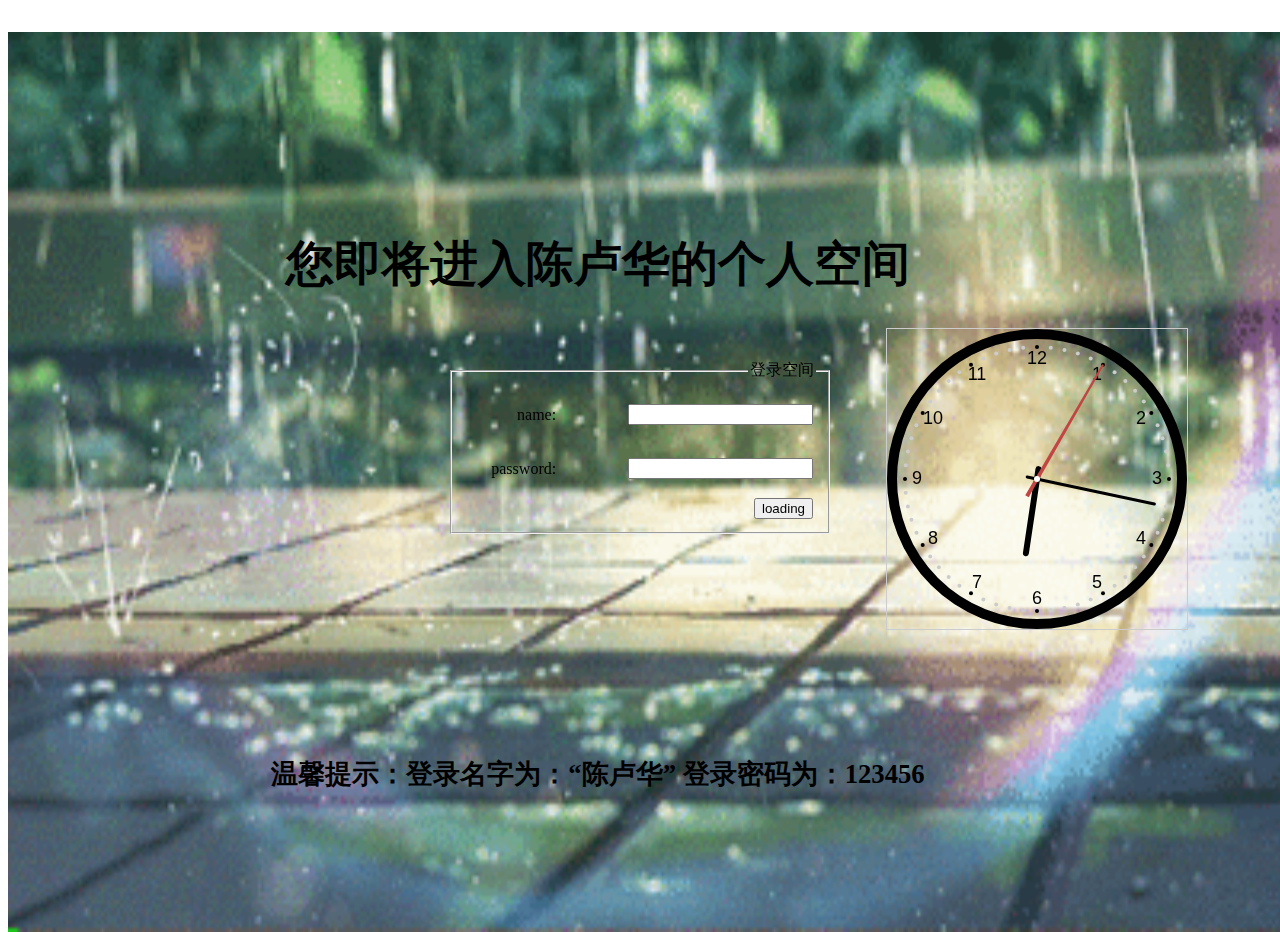
<file: index.html>
<!DOCTYPE html>
<html>
    <head>
        <meta charset="utf-8">
        <title>陈卢华个人空间登录页面</title>
        <style>
        div{
        text-align:right; /*文字左对齐*/
        margin-right:100px; /*右边界值*/
        background-attachment : fixed;
      }
        #clock{
        border: 1px solid #ccc;
      }

          html,body{
        width: 100%;
        height: 100%;
      }
      .mui-content{
        background: url(picture/run1.gif) bottom center no-repeat #efeff4 ;
        background-size: 100% 100%;
        width: 100%;
        height: 100%;
      }
        	h1{
        		padding-top:200px; /*上边框留空白*/
        		font-size : 36pt; /*文字大小*/
        		font-style:itelic; /*文字斜体*/
        		font-family : 宋体,sans-serif; /*文字字体*/
        		text-align:center; /*文字居中对齐*/
        		//background-image:url(picture/xin2.jpg);
        	}
        	h2{
        		font-size : 20pt; /*文字大小*/
        		padding-top:100px; /*上边框留空白*/
        		text-align:center; /*文字居中对齐*/
        	}
            #bg{
            width:30%;
            height:25%;
            top:40%;
            left:35%;
            position:fixed;
            //background-image:url(picture/xin1.jpg);/*插入图片，为悬浮型*/
            background-size:60%;/*主要用于对页面的美化*/
             } 
        </style>
        <script type="text/javascript" >
             function check() {
              //目的在于对用户没有输入正确的用户名和密码进行提示功能；
             var a=document.getElementById('username').value;
             var b=document.getElementById('password').value;
             var c=document.getElementById('Username').value;
             var d=document.getElementById('Password').value;
             if(a!=c)
                  alert("name error!");//对用户的登录操作进行提示
             else if(b!=d)
                  alert("password error!");
             else window.location = "yemian/backmusic.html";
             //如果登录成功就进入backmusic.html页面
             }
        </script>
    </head>

    <body>
      <div class="mui-content">
    	<div>
    		<h1>您即将进入陈卢华的个人空间</h1>
    	</div>
          <div id="bg">
           <form>
             <fieldset>
              <legend>登录空间</legend>
              <table width="100%">
             <tr>
                <td style="text-align:right" height:"100px">
                <p>name:</p></td>
                <td><input type="text" id="username">
                <!-设置用户名为“陈卢华”-->
                <input type="hidden" id="Username" value="陈卢华"></td>
            </tr>
            <tr>
                <td style="text-align:right">
                <p>password:</p></td>
                <td>
                <input type="password" id="password">
                 <!-设置用户密码为“123456”-->
                <input type="hidden" id="Password" value="123456">
                </td>
            </tr>
            <tr>
                 <td>&nbsp;</td>
                  <!-设置登录按钮-->
                  <td><input type="button" value="loading" onclick='check()'></td>
            </tr>
            </table>
             </fieldset>
            </form>
        </div>

        <div >
          <canvas id="clock" height="300px" width="300px"></canvas>
          <h2>温馨提示：登录名字为：“陈卢华”  登录密码为：123456</h2>
        </div>
    </div>
      </body>


  <script type="text/javascript">
        var dom=document.getElementById('clock');//获取当前的canvas
        var ctx =dom.getContext('2d');//设置canvas
        var width=ctx.canvas.width;//获取canvas的宽度
        var height=ctx.canvas.height;//获取canvas的长度
        var r=width/2;//得到半径
        var rem=width/300;//为了调节大小设置比例
      function drawBackground(argument) {//设置背景
        ctx.save();//保存当前环境的状态
        ctx.translate(r,r);//重新映射画布的（0,0）位置设置为（r，r）
        ctx.beginPath();//重置当前路径
        ctx.lineWidth=10*rem;//设置当前的线条宽度
        ctx.arc(0, 0, r-ctx.lineWidth/2, 0, 2*Math.PI, false);
        //创建圆0 0是圆心的坐标r-ctx.lineWidth/2是圆的半径，0是起始角按弧度计算，2π是结束角 false是按照顺时针画圆
        ctx.stroke();//绘制已定义的路径默认颜色是黑色
        ctx.font=18*rem + 'px Arial';//设置当前画布上的字体的属性
        ctx.textAlign='center';//设置字体对齐方式为居中
        ctx.textBaseline='middle';//设置或返回在绘制文本时的当前文本基线是em文本方框的正中。
       
        var hourNumbers=[3, 4, 5, 6, 7, 8, 9, 10, 11, 12, 1, 2];
        //12个小时画圆时使用的数组，圆形是从3的位置为起始位置开始顺时针来画的
        hourNumbers.forEach(function (number,i) {
          // body...
          var rad =2 * Math.PI /12 *i;
          //先求出每个点的弧度 sin和cos使用的是弧度的值
          var x=Math.cos(rad) * (r-30*rem);
          var y=Math.sin(rad) * (r-30*rem);
          ctx.fillText(number, x, y);
          //方法在画布上绘制填色的文本。文本的默认颜色是黑色。为每个坐标x和y上的设置数值number
        });
        //画分钟的小圆点
        for(var i=0; i<60; i++)
        {
          var rad=2*Math.PI /60 *i;//求出每个点所对应的弧度值
          var x=Math.cos(rad)*(r-18*rem);//求出所对应的坐标
          var y=Math.sin(rad)*(r-18*rem);
          ctx.beginPath();//重置路径
          if(i%5==0)//如果是小时的点时，设置字体为黑色的
          {
            ctx.fillStyle='#000';
            ctx.arc(x, y, 2*rem, 0, 2*Math.PI, false );
          }else//其他的设置字体为灰色的
          {
            ctx.fillStyle='#ccc';
            ctx.arc(x, y, 2*rem, 0, 2*Math.PI, false);//求出要绘制的面积区域
          } 
          ctx.fill();//以填充的方式画圆
        }
       
      }
      <!--背景绘制结束-->
      function drawHour(hour, minute) {//画时针
        ctx.save();//保存当前环境的状态
        ctx.beginPath();//重置当前路径
        var rad=2*Math.PI / 12 *hour;//求出每小时所对应的弧长
        var mrad=2*Math.PI /12/ 60 *minute;//求出每分钟对应的弧长
        ctx.rotate(rad+mrad);//旋转当前的绘图
        ctx.lineWidth=6*rem;//设置当前的线条宽度
        ctx.lineCap="round";//设置或返回线条末端线帽的样式为圆形
        ctx.moveTo(0, 10*rem);//设置要画的开始位置
        ctx.lineTo(0, -r/2);//设置结束的位置  因为设置坐标原点为（r，r），所以向上为负值
        ctx.stroke();//绘制图形
        ctx.restore();//返回之前保存过的路径状态和属性
      }
      function drawMintue(minute) {//画分针  和时针画法相同
        ctx.save();
        ctx.beginPath();
        var rad=2*Math.PI / 60 *minute;
        ctx.rotate(rad);
        ctx.lineWidth=3*rem;
        ctx.lineCap="round";
        ctx.moveTo(0, 10*rem);
        ctx.lineTo(0, -r+30*rem);
        ctx.stroke();
        ctx.restore();
      } 
      function drawSecond(second) {//画秒针
        ctx.save();
        ctx.beginPath();
        ctx.fillStyle='#c14543';
        var rad=2*Math.PI / 60 *second;
        ctx.rotate(rad);
        ctx.moveTo(-2*rem, 20*rem);
        ctx.lineTo(2*rem, 20*rem);
        ctx.lineTo(1, -r+18*rem);
        ctx.lineTo(-1, -r+18*rem);
        ctx.fill();
        ctx.restore();
      } 
      function drawDot() {//画出中间的小圆点相当于设置一个让三个针固定的螺丝
        // body...
        ctx.beginPath();
        ctx.fillStyle='#fff';//设置填充颜色为白色
       
        ctx.arc(0, 0, 3*rem, 0, 2*Math.PI, false);
        ctx.fill();
      }
      function draw(argument) {//把三个指针放在这个函数中
        ctx.clearRect(0, 0, width, height);//清除指针运动时留下的轨迹
        var now=new Date();
        var hour= now.getHours();//获取当前小时
        var minute=now.getMinutes();//获取分钟
        var second=now.getSeconds();//获取秒
        drawBackground(); //调用函数
        drawHour(hour, minute);
        drawMintue(minute);
        drawSecond(second);
        drawDot();
        ctx.restore();//返回之前保存过的路径状态和属性
      }
      draw();
      setInterval(draw, 1000);//每过一秒执行一次
</script>
</html>
</file>
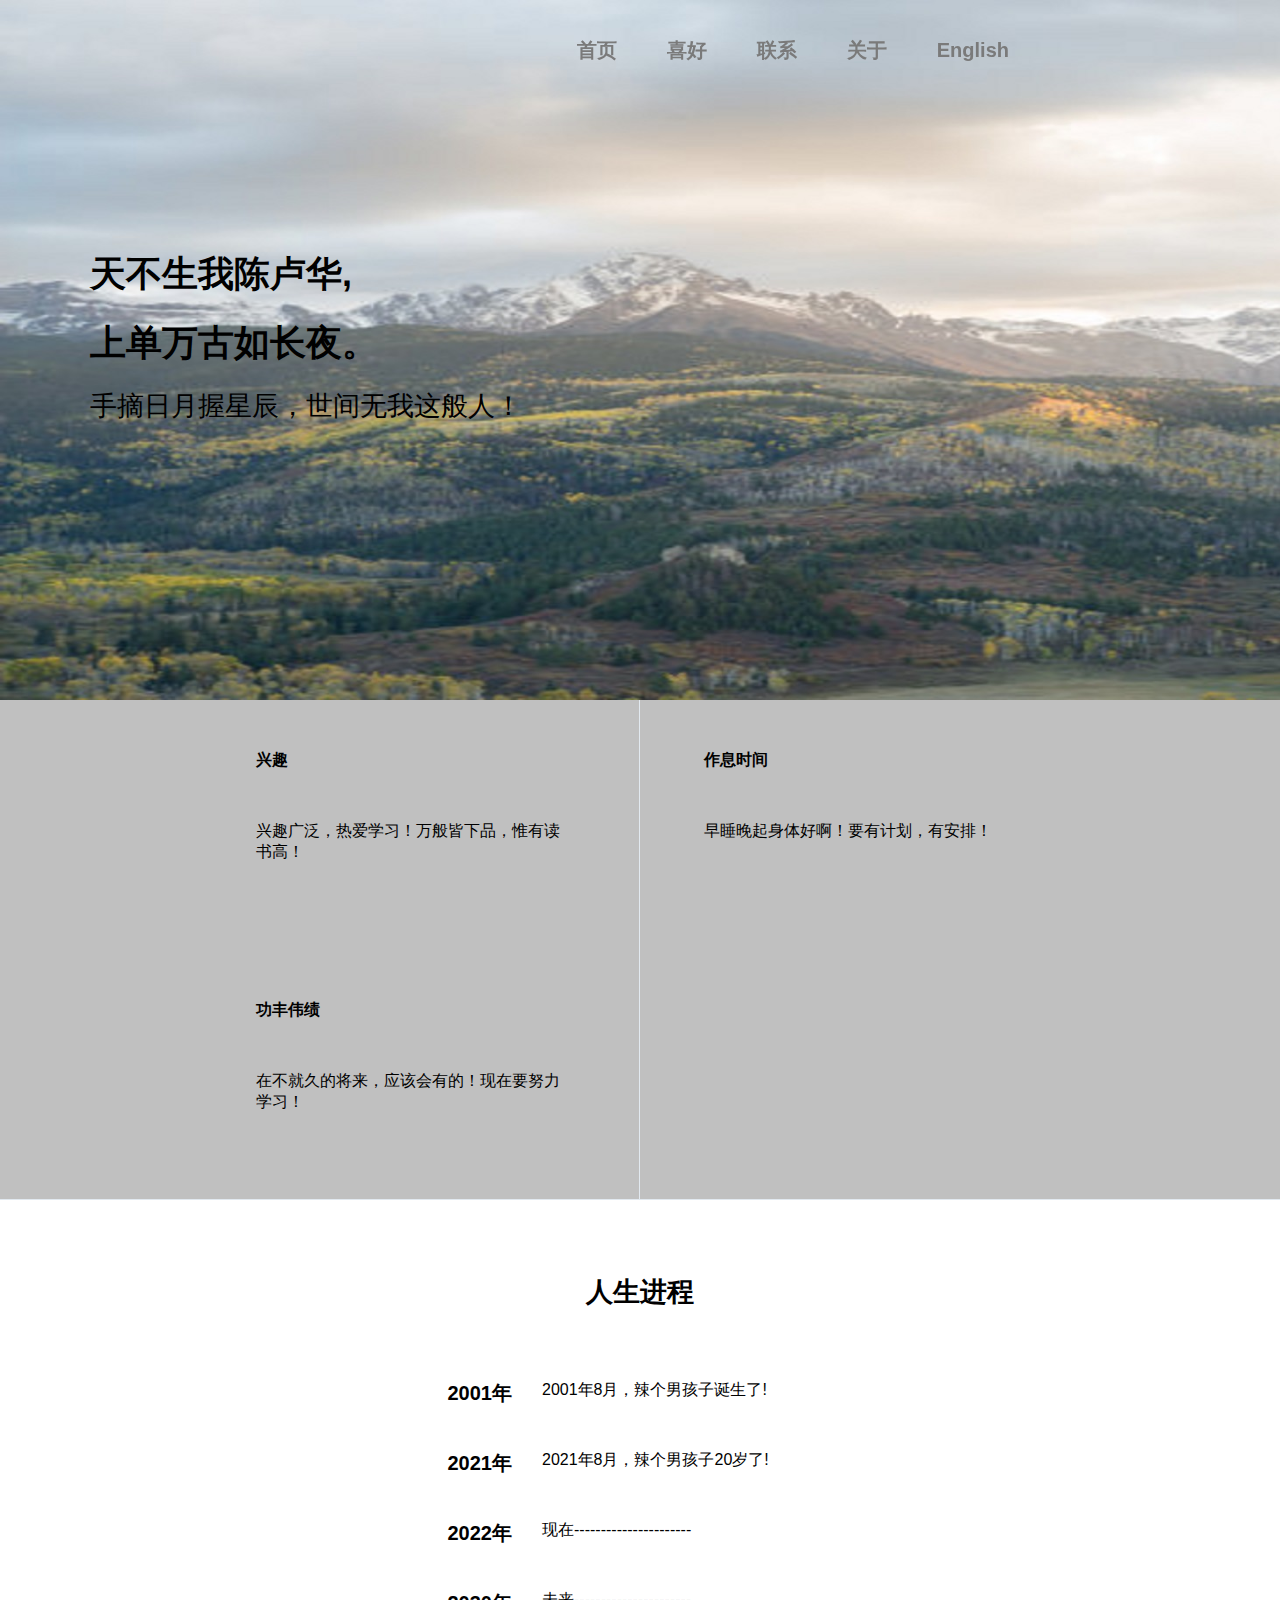
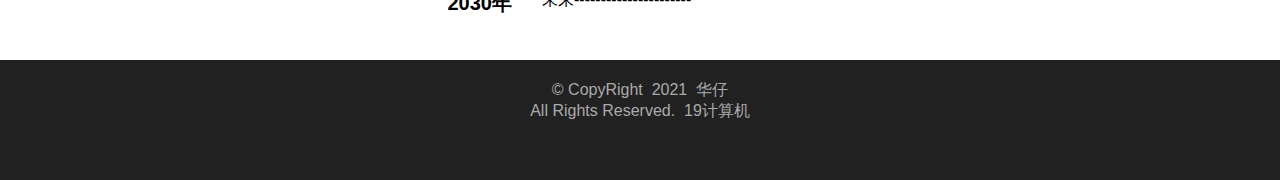
<file: yemian/shiyan1.html>
<!DOCTYPE html>
<html>
<head>
	<meta charset="utf-8">
    <meta http-equiv="X-UA-Compatible" content="IE=edge">
    <title>陈卢华空间</title>
    <link rel="stylesheet" href="../style123.css" /> 
    <link rel="stylesheet" href="../style123.css" /> 
	<script>	 
		document.onscroll = function(){  
		//根据鼠标的下拉保持对定义的标签稳居页面顶部不被覆盖，同时设置背景颜色
    		if(document.documentElement.scrollTop>80){
				var d = document.getElementById("div1_type1");
				d.style.background = "#080000";
			}
			else{

				var d1 = document.getElementById("div1_type1");
				var d2 = document.getElementById("div1_type1");
				d1.style.background = "none";
				d2.color="eee";
			}
		}  
	</script>



</head>
<body>

	<div class="div1_type1" id="div1_type1">

			<ul class="ul_type1">
			<!-ul标签定义无序列表-->	
					<li><a href="shiyan1.html">首页</a></li>
					<li><a href="shiyan2.html">喜好</a></li>
					<li><a href="shiyan3.html">联系</a></li>
					<li><a href="shiyan4.html" >关于</a></li>
					<li><a href="shiyan5.html" >English</a></li>
			</ul>
	</div>


	<div class="div2_type1">
				<div class="div2_type2">
						<h1>天不生我陈卢华,</h1>
						<h2>上单万古如长夜。</h2>
						<p  class="p1_type1">手摘日月握星辰，世间无我这般人！
						</p>
				</div>
	</div > 




	<div class="div3_type1">
	<!-定义第二个块，再在该块中分块填充内容-->
		<div class="div3_type2">
			<div class="div3_type3">
				<div class="div3_type4">
					<strong>兴趣</strong>
					<p class="p2_type2">
					兴趣广泛，热爱学习！万般皆下品，惟有读书高！
					</p>
				</div>
				<div class="div3_type5">
					<div class="div3_type6">
						<strong>功丰伟绩</strong>
						<p class="p2_type2">在不就久的将来，应该会有的！现在要努力学习！
						</p>
					</div>
				</div>
			</div>
		</div>

		<div class="div3_type21">
			<div class="div3_type211">
				<div>
					<strong>作息时间</strong>
					<p class="p2_type2">
						早睡晚起身体好啊！要有计划，有安排！
					</p>
				</div>
			</div>
		</div>

	</div>




	<div>
		<h3>人生进程</h3>
		<div></div>
		<ul>
			<li class="li_type1">
				<h4>2001年</h4>
				<p class="p3_type3">
					2001年8月，辣个男孩子诞生了!
				</p>
			</li>
			<li class="li_type1">
				<h4>2021年</h4>
				<p class="p3_type3">
					2021年8月，辣个男孩子20岁了!
				</p>
			</li>
			<li class="li_type1">
				<h4>2022年</h4>
				<p class="p3_type3">
					现在----------------------
				</p>
			</li>
			<li class="li_type1">
				<h4>2030年</h4>
				<p class="p3_type3">
					未来----------------------
				</p>
			</li>
		</ul>
	</div>

	
	<div class="div5_type1">
            <p class="p4_type4">
                    © CopyRight&nbsp;&nbsp;2021&nbsp;&nbsp;华仔
                <br>
                    All Rights Reserved.&nbsp;&nbsp;19计算机
             </p>
	</div>




</body>

</html>
</file>
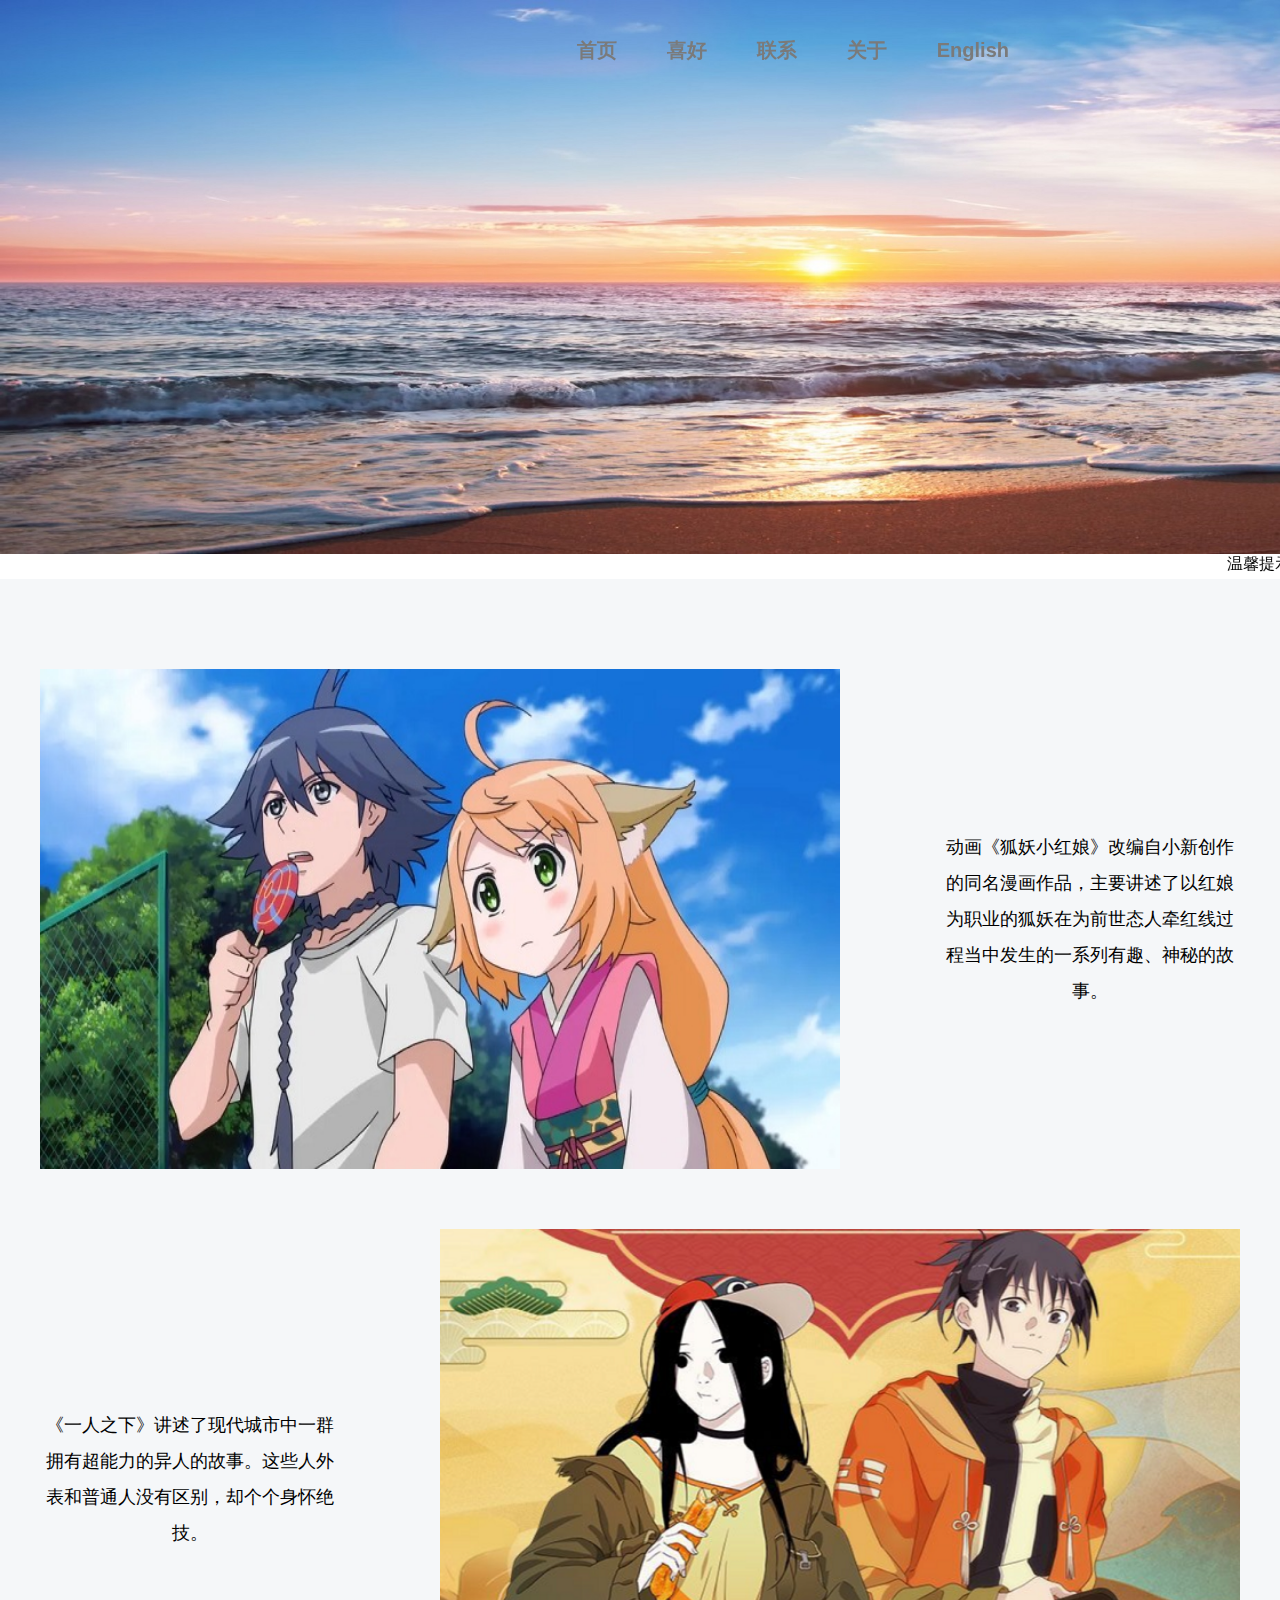
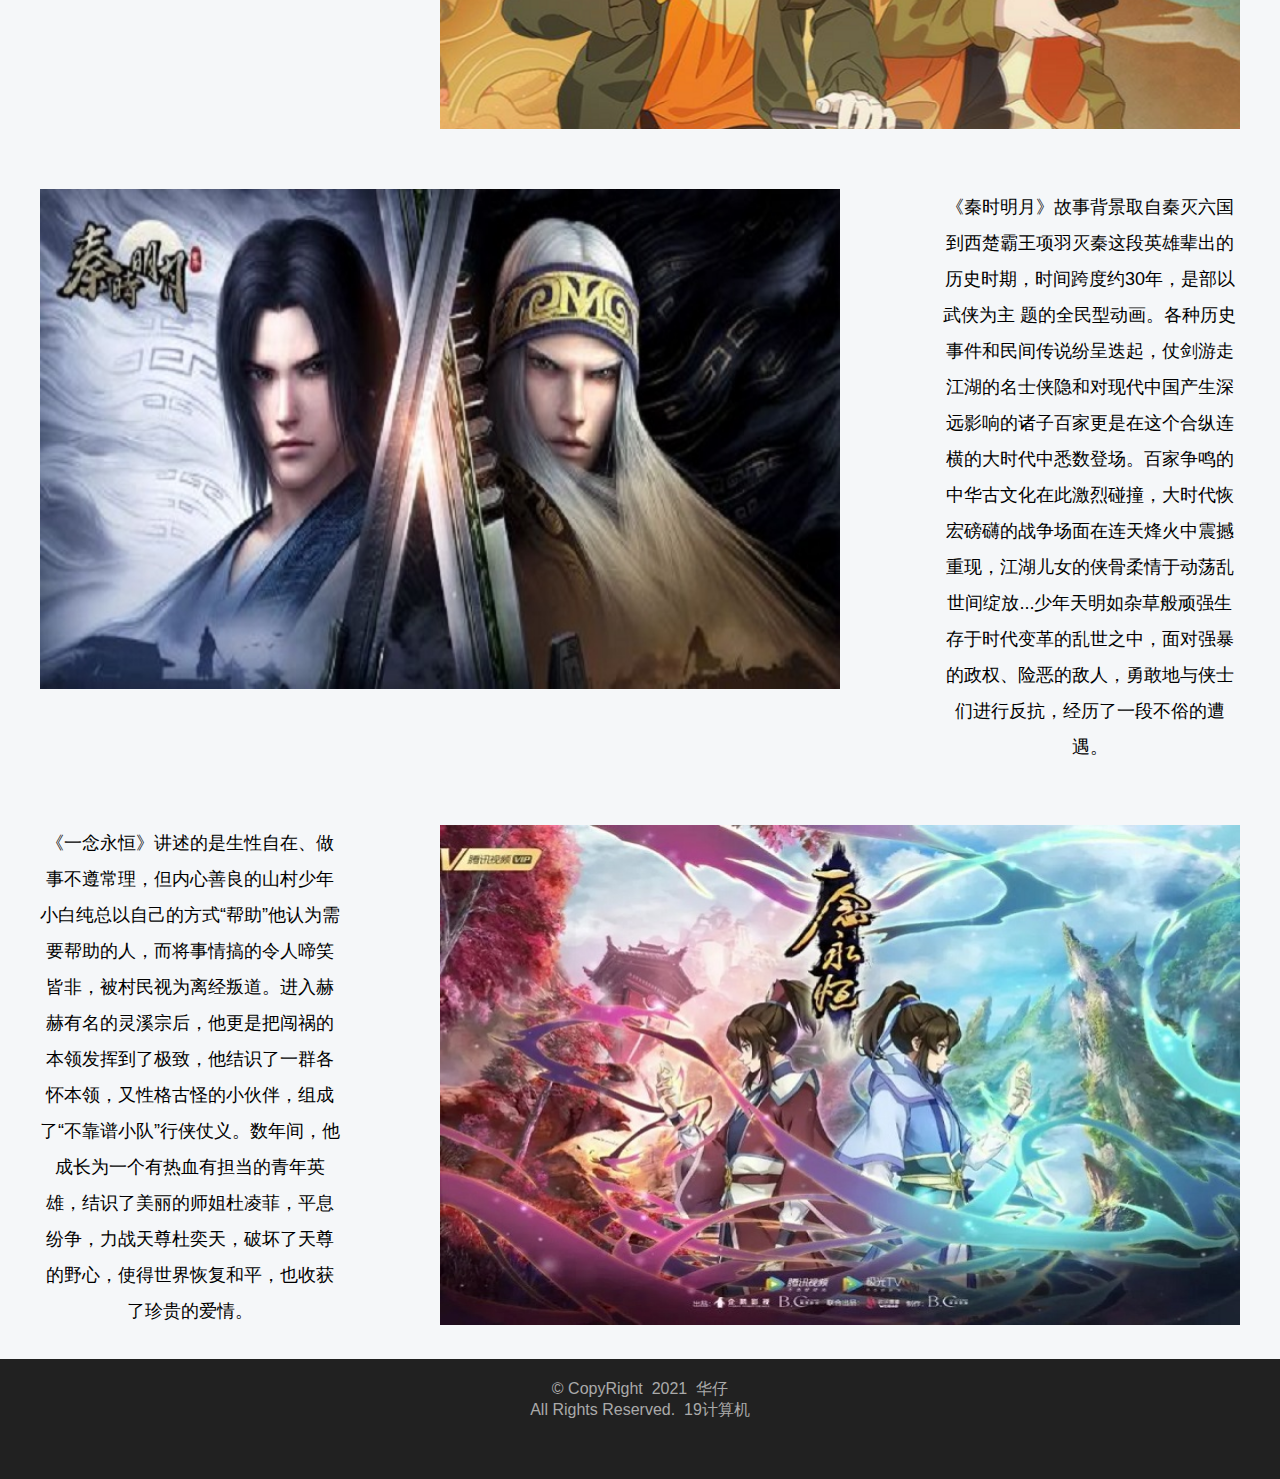
<file: yemian/shiyan2.html>
<!DOCTYPE html>
<html>
<head>
	<meta charset="utf-8">
    <meta http-equiv="X-UA-Compatible" content="IE=edge">
	<title>喜爱的动漫</title>
	<style type="text/css">
h1{
	color : #FFFFFF; /*文字颜色*/
	font-size:36px;
	margin-bottom:20px;
}
.p1_type1{
	color : #FFFFFF; /*文字颜色*/
	font-size:18px;
	margin-bottom:20px;
}
.hi{
	
	background:#f5f7f9;
	text-align:center;
	padding:30px;
}
.works-text{
	max-width:450px;
	margin:auto;
	padding:20px;
	margin-bottom:50px;
	border: 1px solid #e2e9f0;
}


		
.header-holder2{
	background-size:cover;
	background-image:url(../picture/xin1.jpg);
	height:554px;
	overflow:hidden;

}

.header-word-holder{

	width: 1100px;
	padding-top: 250px;
    padding-right: 15px;
    padding-left: 15px;
    margin-right: auto;
    margin-left: auto;
}

.header-holder{
	background-image:url(../picture/1.jpg);
	height:700px;
	overflow:hidden;
	background-size:cover;
}
.header-holder1{
	
	background-size:cover;
	background-image:url(../picture/2.jpg);
	height:554px;
	overflow:hidden;

}


.picture_item {
    display: flex;
    justify-content: center;
    margin-top: 60px;
}

.picture_item_img {
    width: 800px;
    height: 500px;
}

.picture_item_title {
    width: 300px;
    font-size: 18px;
    line-height: 36px;
    align-self: center;
    padding-left: 100px;
}

.picture_item_titles {
    width: 300px;
    font-size: 18px;
    line-height: 36px;
    align-self: center;
    padding-right: 100px;
}
	</style>
	<link rel="stylesheet" href="../style123.css" /> 

	<script>	 
		document.onscroll = function(){  
    		if(document.documentElement.scrollTop>80){
				var d = document.getElementById("div1_type1");
				d.style.background = "#080000";
			}
			else{

				var d1 = document.getElementById("div1_type1");
				var d2 = document.getElementById("div1_type1");
				d1.style.background = "none";
				d2.color="eee";
			}
		}  
	</script>
</head>
<body>

	<div class="div1_type1" id="div1_type1">

				<ul class="ul_type1">
					
					<li><a href="shiyan1.html">首页</a></li>
					<li><a href="shiyan2.html">喜好</a></li>
					<li><a href="shiyan3.html">联系</a></li>
					<li><a href="shiyan4.html" >关于</a></li>
					<li><a href="shiyan5.html" >English</a></li>
				</ul>
	</div>

	<div class="header-holder2">
				<div class="header-word-holder">
					<div class="header-word">
					</div>
						
				</div>
	</div > 
	<marquee>温馨提示，这是一个靓仔的空间！最终解释权归华仔所有！</marquee>
	<!-marquee标签是个容器标签,可以动态移动-->
			<div class="hi">
				<div class="picture_item">
                <img class="picture_item_img" src="../picture/1.jpg" alt="">
                <span class="picture_item_title">动画《狐妖小红娘》改编自小新创作的同名漫画作品，主要讲述了以红娘为职业的狐妖在为前世态人牵红线过程当中发生的一系列有趣、神秘的故事。</span>

            </div>
            <div class="picture_item">

                <span class="picture_item_titles">《一人之下》讲述了现代城市中一群拥有超能力的异人的故事。这些人外表和普通人没有区别，却个个身怀绝技。</span>
                <img class="picture_item_img" src="../picture/2.jpg" alt="">
            </div>
            <div class="picture_item">
                <img class="picture_item_img" src="../picture/3.jpg" alt="">
                <span class="picture_item_title">《秦时明月》故事背景取自秦灭六国到西楚霸王项羽灭秦这段英雄辈出的历史时期，时间跨度约30年，是部以武侠为主 题的全民型动画。各种历史事件和民间传说纷呈迭起，仗剑游走江湖的名士侠隐和对现代中国产生深远影响的诸子百家更是在这个合纵连横的大时代中悉数登场。百家争鸣的中华古文化在此激烈碰撞，大时代恢宏磅礴的战争场面在连天烽火中震撼重现，江湖儿女的侠骨柔情于动荡乱世间绽放...少年天明如杂草般顽强生存于时代变革的乱世之中，面对强暴的政权、险恶的敌人，勇敢地与侠士们进行反抗，经历了一段不俗的遭遇。</span>
            </div>
            <div class="picture_item">
                <span class="picture_item_titles">《一念永恒》讲述的是生性自在、做事不遵常理，但内心善良的山村少年小白纯总以自己的方式“帮助”他认为需要帮助的人，而将事情搞的令人啼笑皆非，被村民视为离经叛道。进入赫赫有名的灵溪宗后，他更是把闯祸的本领发挥到了极致，他结识了一群各怀本领，又性格古怪的小伙伴，组成了“不靠谱小队”行侠仗义。数年间，他成长为一个有热血有担当的青年英雄，结识了美丽的师姐杜凌菲，平息纷争，力战天尊杜奕天，破坏了天尊的野心，使得世界恢复和平，也收获了珍贵的爱情。</span>
                <img class="picture_item_img" src="../picture/4.webp" alt="">
            </div>
			</div>	
	<div class="div5_type1">
            <p class="p4_type4">
                    © CopyRight&nbsp;&nbsp;2021&nbsp;&nbsp;华仔
                <br>
                    All Rights Reserved.&nbsp;&nbsp;19计算机
             </p>
	</div>


</body>
</html>
</file>
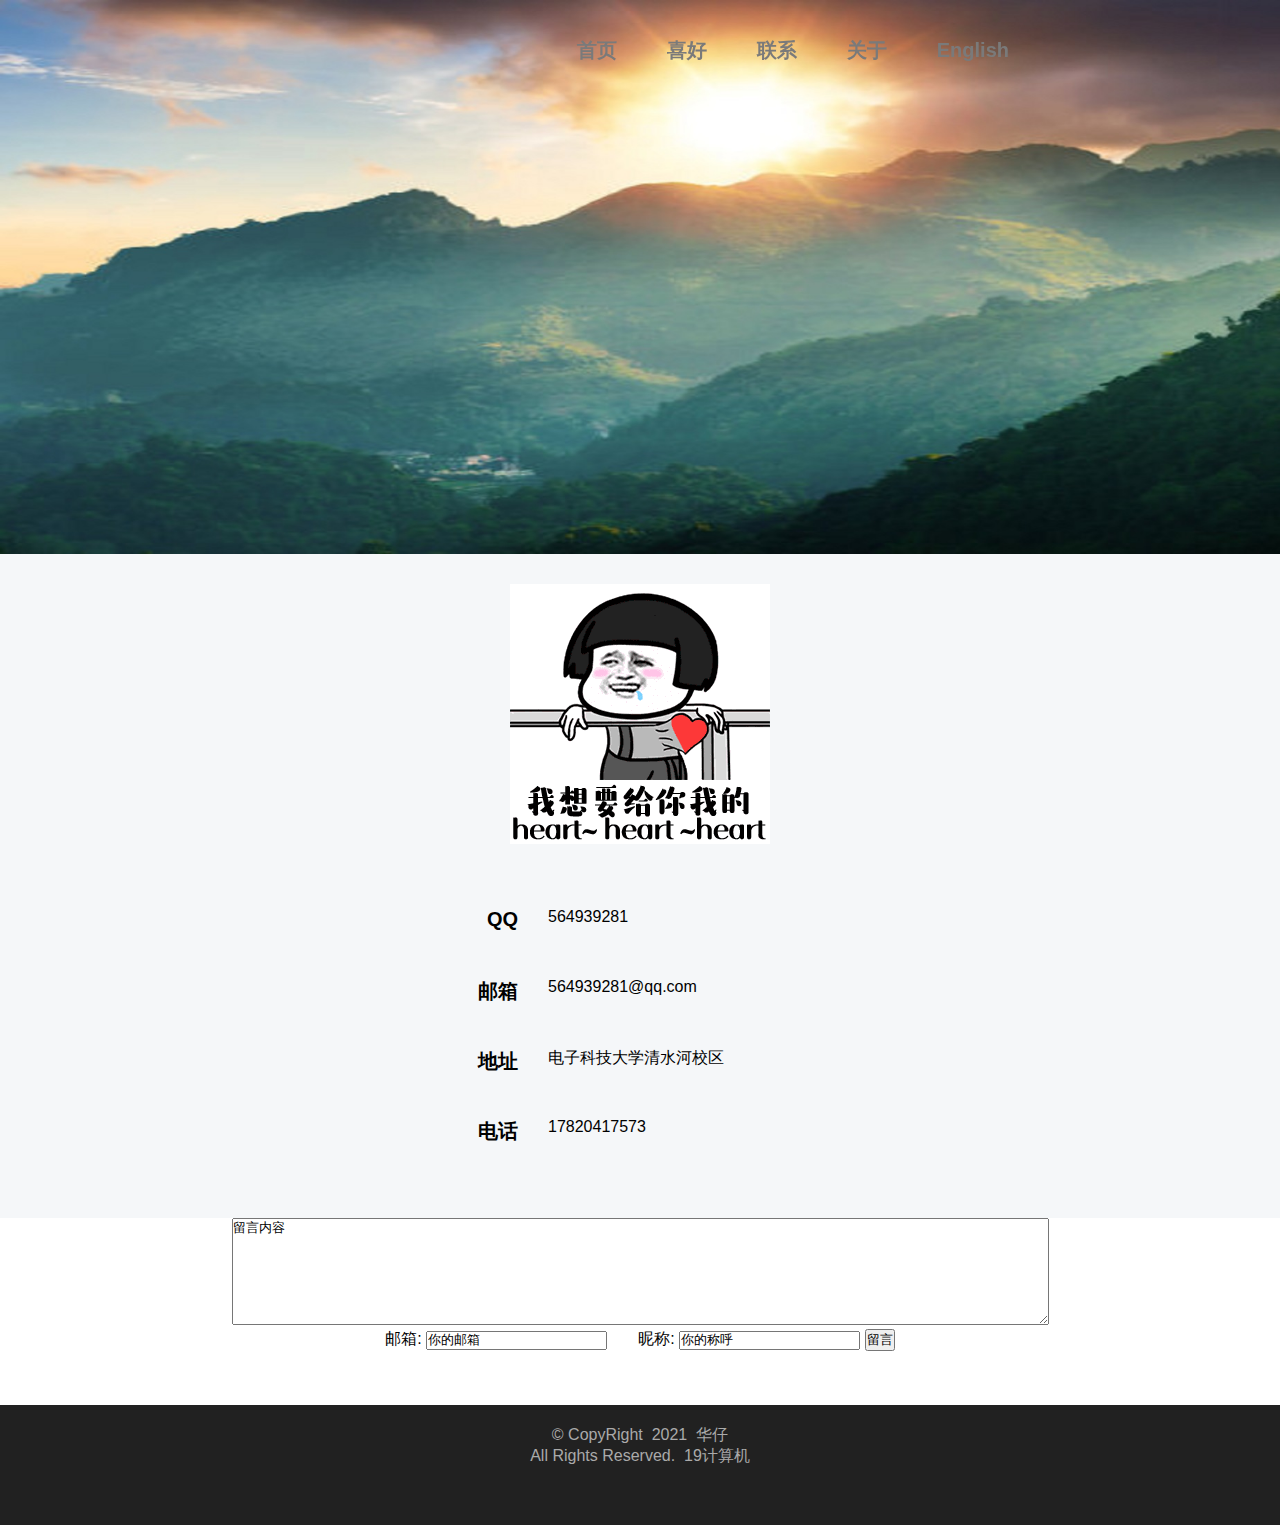
<file: yemian/shiyan3.html>
<!DOCTYPE html>
<html>
<head>
	<meta charset="utf-8">
    <meta http-equiv="X-UA-Compatible" content="IE=edge">
	<title>快点联系我！</title>

	<style type="text/css">

*{
	padding:0;
	margin:0;
	font-family: "Helvetica Neue", Helvetica, "PingFang SC", "Hiragino Sans GB", "Microsoft YaHei", 微软雅黑, "Open Sans", Arial, sans-serif;
	//border:1px solid red;
	list-style: none;

}

		
.header-holder2{
	background-size:cover;
	background-image:url(../picture/xin2.jpg);
	height:554px;
	overflow:hidden;

}

.header-word-holder{
	width: 1100px;
	padding-top: 250px;
    padding-right: 15px;
    padding-left: 15px;
    margin-right: auto;
    margin-left: auto;
}

.hua{
	background:#f5f7f9;
	text-align:center;
	padding:30px;
}

.p3_type3{
	float:left;
	max-width:500px;
	float: left;
}

.form_type{
	width: 100%;
	/*宽度需要设置成100%，才能在使用后面的center时保证元素居中显示；若不设置此属性，默认会居左显示；*/
    text-align: center;
    /*设置元素的水平对其方式，值为center时保证其居中对齐，此时<textarea>和<input>都会居中对齐；*/
    bottom: 0px;
    /*到其包含元素底部的距离为0px，保证其在底部；*/
}


	</style>



	<link rel="stylesheet" href="../style123.css" /> 

	<script>	 
		document.onscroll = function(){  
    		if(document.documentElement.scrollTop>80){
				var d = document.getElementById("div1_type1");
				d.style.background = "#080000";
			}
			else{

				var d1 = document.getElementById("div1_type1");
				var d2 = document.getElementById("div1_type1");
				d1.style.background = "none";
				d2.color="eee";
			}
		}  
	</script>
</head>


<body>

	<div class="div1_type1" id="div1_type1">

				<ul class="ul_type1">
					
					<li><a href="shiyan1.html">首页</a></li>
					<li><a href="shiyan2.html">喜好</a></li>
					<li><a href="shiyan3.html">联系</a></li>
					<li><a href="shiyan4.html">关于</a></li>
					<li><a href="shiyan5.html" >English</a></li>
				</ul>
	</div>


	<div class="header-holder2">
	</div > 



	<div class="hua">
				<img src="../picture/6.gif"/>
	</div>	
		
			<ul class="hua">

				<li class="li_type1">
					  <h4>QQ</h4>
					  <p class="p3_type3">
					  564939281
					  </p>
				</li>
				<li class="li_type1">
					  <h4>邮箱</h4>
					  <p class="p3_type3">
					  564939281@qq.com
					  </p>
				</li>
				<li class="li_type1">
					  <h4>地址</h4>
					  <p class="p3_type3">
					电子科技大学清水河校区
					</p>
				</li>					
				<li class="li_type1">
					  <h4>电话</h4>
					  <p class="p3_type3">
					17820417573						
					  </p>
				</li>
			</ul>

			<div class="form_type">
			<form text-align: center>
			<textarea rows="7" cols="100">留言内容</textarea>			
			<br>
			邮箱:
			<input type="text" name="mail" value="你的邮箱">&nbsp;&nbsp;&nbsp;&nbsp;&nbsp;&nbsp;
			昵称:
			<input type="text" name="name" value="你的称呼">
			<input type="submit" value="留言">

			<br><br><br><br>

			</form>

						
			<div class="div5_type1">
            <p class="p4_type4">
                    © CopyRight&nbsp;&nbsp;2021&nbsp;&nbsp;华仔
                <br>
                    All Rights Reserved.&nbsp;&nbsp;19计算机
             </p>
			</div>
			</div>

</body>
</html>
</file>
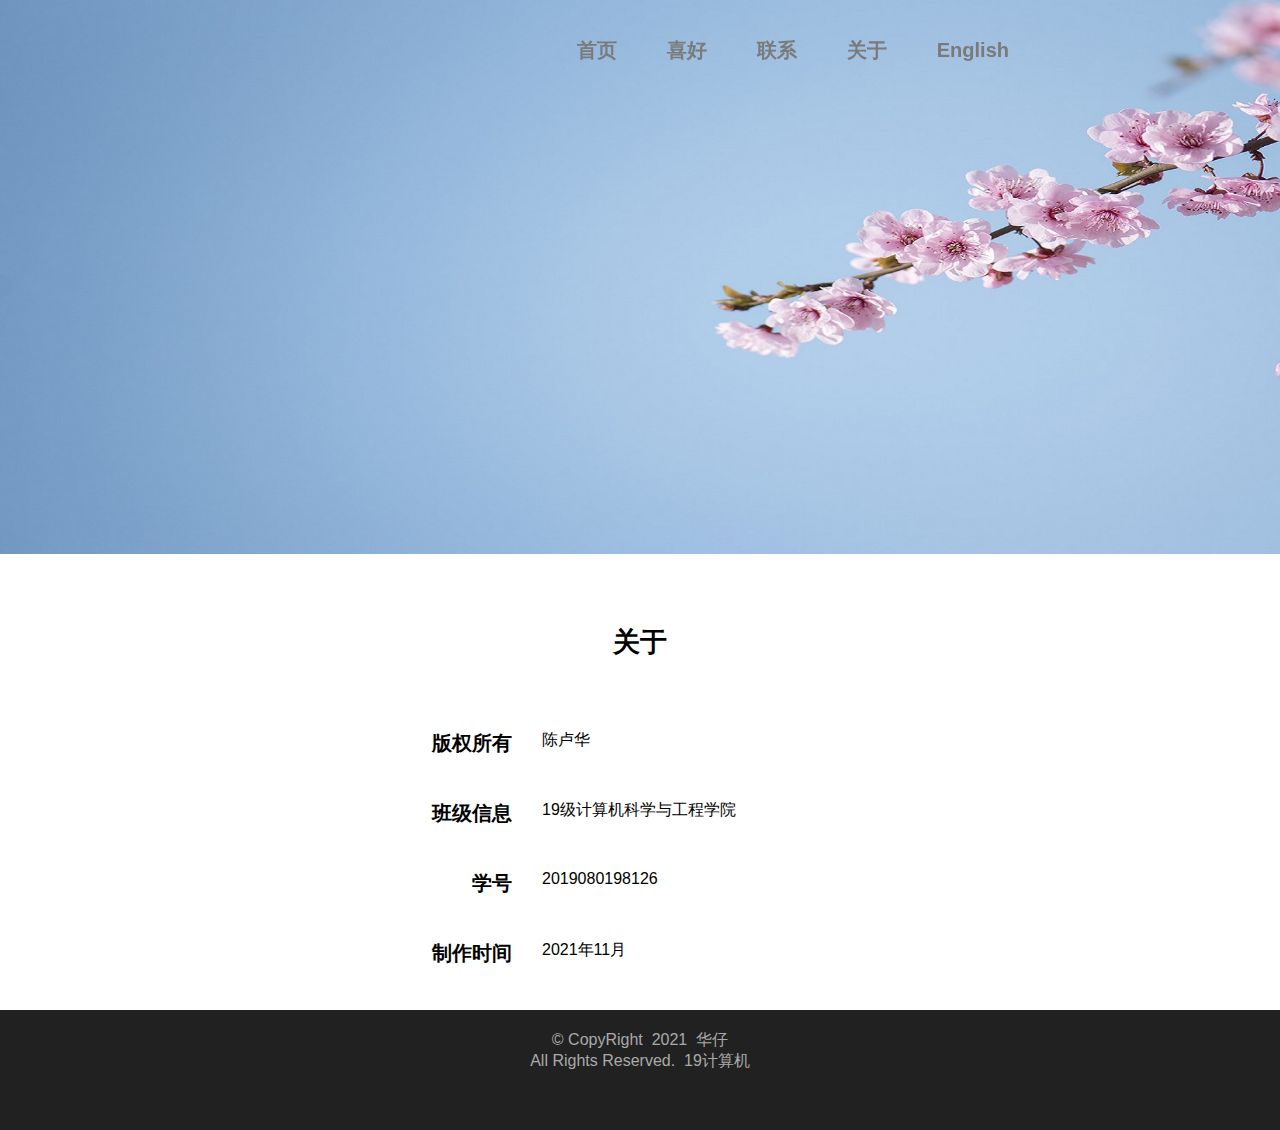
<file: yemian/shiyan4.html>
<!DOCTYPE html>
<html>
<head>

    <meta charset="utf-8">
    <meta http-equiv="X-UA-Compatible" content="IE=edge">
    <title>解释</title>
	
    <style type="text/css">
.header-holder2{
	background-size:cover;
	background-image:url(../picture/xin3.jpg);
	height:554px;
	overflow:hidden;

}

.header-word-holder{

	width: 1100px;
	padding-top: 250px;
    padding-right: 15px;
    padding-left: 15px;
    margin-right: auto;
    margin-left: auto;
}

.header-holder{
	background-image:url(../picture/1.jpg);
	height:700px;
	overflow:hidden;
	background-size:cover;
}
.header-holder1{
	
	background-size:cover;
	background-image:url(../picture/2.jpg);
	height:554px;
	overflow:hidden;

}


    </style>

    <link rel="stylesheet" href="../style123.css" /> 
	<script>	 
		document.onscroll = function(){  
    		if(document.documentElement.scrollTop>80){
				var d = document.getElementById("div1_type1");
				d.style.background = "#080000";
			}
			else{

				var d1 = document.getElementById("div1_type1");
				var d2 = document.getElementById("div1_type1");
				d1.style.background = "none";
				d2.color="eee";
			}
		}  
	</script>

</head>

<body >


		
		
	<div class="div1_type1" id="div1_type1">

			<ul class="ul_type1">
					
					<li><a href="shiyan1.html">首页</a></li>
					<li><a href="shiyan2.html">喜好</a></li>
					<li><a href="shiyan3.html">联系</a></li>
					<li><a href="shiyan4.html" >关于</a></li>
					<li><a href="shiyan5.html" >English</a></li>
			</ul>
	</div>
						
			<div class="header-holder2"></div > 

			<div>	
				<h3 >关于</h3>
				<ul >
					<li class="li_type1">
						<h4>版权所有</h4>
						<p class="p3_type3">
						陈卢华
						</p>
					</li>

					<li class="li_type1">
						<h4>班级信息</h4>
						<p class="p3_type3">
						19级计算机科学与工程学院
						</p>
					</li>					
					<li class="li_type1">
						<h4>学号</h4>
						<p class="p3_type3">
						2019080198126
						</p>
					</li>
					<li class="li_type1">
						<h4>制作时间</h4>
						<p class="p3_type3">
						2021年11月
						</p>
					</li>

				</ul>

			</div>
			
			<div class="div5_type1">
            <p class="p4_type4">
                    © CopyRight&nbsp;&nbsp;2021&nbsp;&nbsp;华仔
                <br>
                    All Rights Reserved.&nbsp;&nbsp;19计算机
             </p>
	</div>

		
</body>
</file>
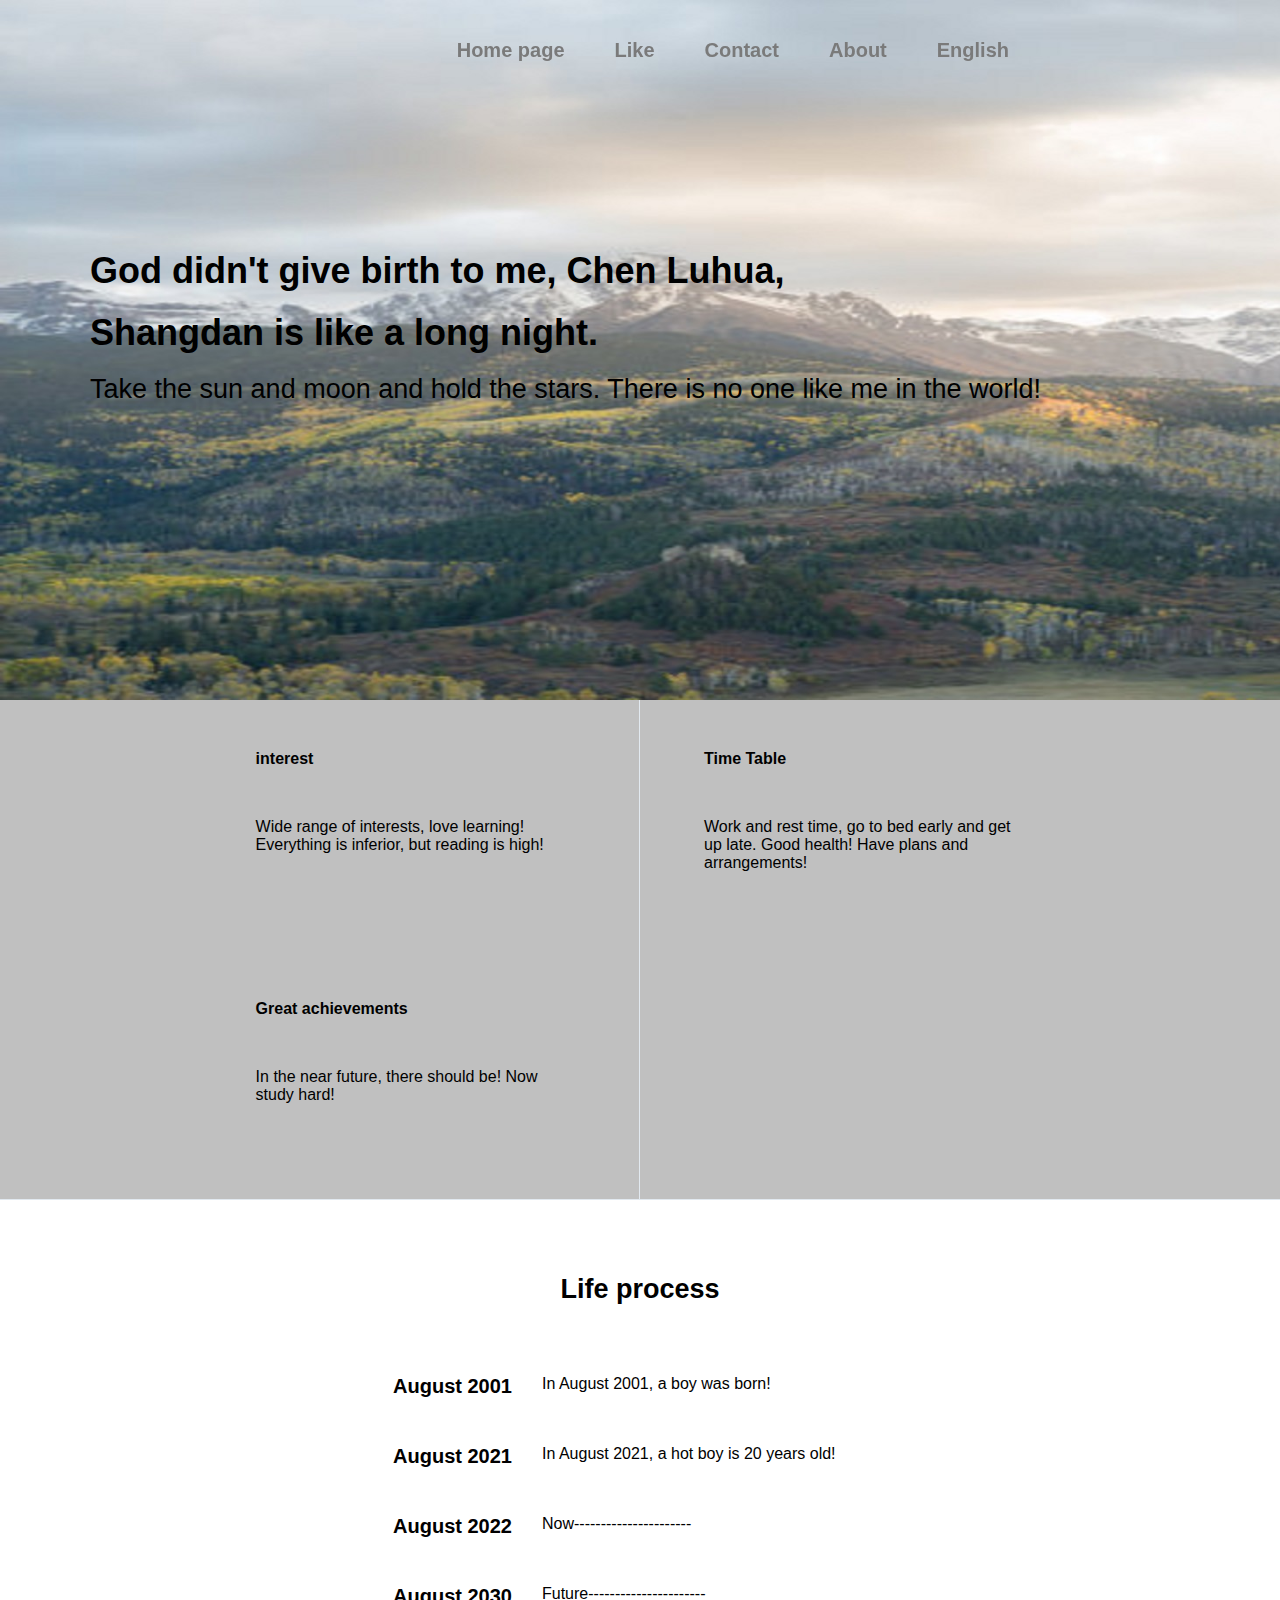
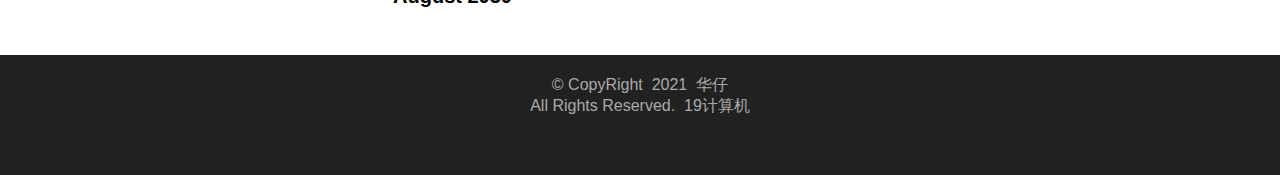
<file: yemian/shiyan5.html>
<!DOCTYPE html>
<html>
<head>
    <meta charset="utf-8">
    <meta http-equiv="X-UA-Compatible" content="IE=edge">
    <title>English</title>
    <link rel="stylesheet" href="../style123.css" /> 

    <script>     
        document.onscroll = function(){  
        //根据鼠标的下拉保持对定义的标签稳居页面顶部不被覆盖，同时设置背景颜色
            if(document.documentElement.scrollTop>80){
                var d = document.getElementById("div1_type1");
                d.style.background = "#080000";
            }
            else{

                var d1 = document.getElementById("div1_type1");
                var d2 = document.getElementById("div1_type1");
                d1.style.background = "none";
                d2.color="eee";
            }
        }  
    </script>



</head>
<body>

    <div class="div1_type1" id="div1_type1">

            <ul class="ul_type1">
            <!-ul标签定义无序列表-->    
                    <li><a href="shiyan1.html">Home page</a></li>
                    <li><a href="shiyan2.html">Like</a></li>
                    <li><a href="shiyan3.html">Contact</a></li>
                    <li><a href="shiyan4.html" >About</a></li>
                    <li><a href="shiyan5.html" >English</a></li>
            </ul>
    </div>


    <div class="div2_type1">
                <div class="div2_type2">
                        <h1>God didn't give birth to me, Chen Luhua,</h1>
                        <h2>Shangdan is like a long night.</h2>
                        <p  class="p1_type1">Take the sun and moon and hold the stars. There is no one like me in the world!
                        </p>
                </div>
    </div > 




    <div class="div3_type1">
    <!-定义第二个块，再在该块中分块填充内容-->
        <div class="div3_type2">
            <div class="div3_type3">
                <div class="div3_type4">
                    <strong>interest</strong>
                    <p class="p2_type2">
                    Wide range of interests, love learning! Everything is inferior, but reading is high!
                    </p>
                </div>
                <div class="div3_type5">
                    <div class="div3_type6">
                        <strong>Great achievements</strong>
                        <p class="p2_type2">In the near future, there should be! Now study hard!
                        </p>
                    </div>
                </div>
            </div>
        </div>

        <div class="div3_type21">
            <div class="div3_type211">
                <div>
                    <strong>Time Table</strong>
                    <p class="p2_type2">
                        Work and rest time, go to bed early and get up late. Good health! Have plans and arrangements!
                    </p>
                </div>
            </div>
        </div>

    </div>




    <div>
        <h3>Life process</h3>
        <div></div>
        <ul>
            <li class="li_type1">
                <h4>August 2001</h4>
                <p class="p3_type3">
                    In August 2001, a boy was born!
                </p>
            </li>
            <li class="li_type1">
                <h4>August 2021</h4>
                <p class="p3_type3">
                    In August 2021, a hot boy is 20 years old!
                </p>
            </li>
            <li class="li_type1">
                <h4>August 2022</h4>
                <p class="p3_type3">
                    Now----------------------
                </p>
            </li>
            <li class="li_type1">
                <h4>August 2030</h4>
                <p class="p3_type3">
                    Future----------------------
                </p>
            </li>
        </ul>
    </div>

    
    <div class="div5_type1">
            <p class="p4_type4">
                    © CopyRight&nbsp;&nbsp;2021&nbsp;&nbsp;华仔
                <br>
                    All Rights Reserved.&nbsp;&nbsp;19计算机
             </p>
    </div>

</body>

</html>
</file>
<file: style123.css>
*{
	padding:0;
	margin:0;
	font-family: "Helvetica Neue", Helvetica, "PingFang SC", "Hiragino Sans GB", 
	"Microsoft YaHei", 微软雅黑, "Open Sans", Arial, sans-serif;
	//border:1px solid red;
	list-style: none;

}
h1{
	font-size:36px;/*文字大小*/
	margin-bottom:20px;/*下边界值*/
}
h2{
	font-size:36px;
	margin-bottom:20px;
}
h3{
	font-size: 27px;
	text-align:center;
	padding:70px;
}
h4{
	font-size: 20px;
	text-align:right;/*文字右对齐*/  
	float: left;
	width:40%;
	margin-right:30px;
}
h5{
	font-size: 25px;

}
/*
*{margin: 0; padding: 0}的作用与利弊

1.*{margin: 0; padding: 0}的利处

使用*{margin: 0; padding: 0}可以简单方便的一次性重置所有HTML网页元素的浏览器样式，代码少，控制量大。

2.*{margin: 0; padding: 0}的弊处

用*，这样效率会低很多(据说)，因为它重置了所有元素的样式，包括不需要重置的样式，例如table ,
我们不需要去重置table元素的样式，所以还需要再为 table 设置默认样式,反而增加了代码量。而且通配符，需要把所有的标签都遍历一遍，
当网站较大时，样式比较多，这样写就大大的加强了网站运行的负载，会使网站加载的时候需要很长一段时间，因此一般大型的网站都有分层次
的一套初始化样式。如替代的写法：body,div,dl,dt,dd,ul,ol,li,h1,h2,h3,h4,h5,h6,pre,form,fieldset,input,textarea,p,
blockquote,th,td,img {padding:0;margin:0;}
*/
.div1_type1{
	position:fixed;
	width:100%;
	height: 10%;
}
.ul_type1{
	list-style-type:none; /*不编号*/
	display: block;
	font-size: 20px;/*文字大小*/
    font-weight: 900;/*文字粗体*/
    font-family: "Open Sans", Arial, sans-serif; /*文字字体*/
	float: right;
	/*用于块之间的放置重叠，如果没有的话两个块之间的内容可能会重叠*/
	margin: 0;
	box-sizing: border-box;
	/*
	https://blog.csdn.net/qq_26780317/article/details/80736514?ops_request_misc=&request_id
	=&biz_id=102&utm_term=box-sizing:%20border-box;&utm_medium=distribute.pc_search_result.
	none-task-blog-2~all~sobaiduweb~default-0-80736514.nonecase&spm=1018.2226.3001.4187
	解释
	*/
    line-height: 100px; /*设置行高*/
	margin-right:20%; /*右边界值*/
}
.ul_type1>li{
	float: left;
    position: relative;
	margin-left: 20px;
}
.ul_type1>li>a{
	padding: 0 15px;
	display: inline-block;
    line-height: 1;
	text-decoration: none;
	color:#7a7a7a;
}
.ul_type1>li>a:hover{
	color:#fff;
}
.div2_type1{
	background-image:url(picture/xin4.jpg);
	height:700px;
	overflow:hidden;/* 防止父元素高度塌陷 */
	background-size:cover;
}
.div2_type2{
	width: 1100px;
	padding-top: 250px;
    padding-right: 15px;
    padding-left: 15px;
    margin-right: auto;
    margin-left: auto;
}
.p1_type1{
	font-size: 27px;
	width:1000px;
}
.div3_type1{        
	display: inline-block;
	width: 100%;/*一个大块的大小，后面的块要按照要求设置*/
	height:500px;
}
.div3_type2{
	box-sizing: border-box;
	float: left;
	/*用于块之间的放置重叠，如果没有的话两个块之间的内容可能会重叠*/
	width:50%;
	height:500px;
    background: #C0C0C0;
	border-bottom: 1px solid #e2e9f0;/*下框线*/
	border-right:1px solid #e2e9f0;/*右框线*/
}
.div3_type3{
    width: 50%;
	height:100%;
    overflow: hidden;/*溢出隐藏*/
	padding-top:50px;/*上边框留空白*/
	padding-left:40%;/*左边框留空白*/
	padding-right:10%;/*右边框留空白*/
}
.div3_type4{
	float:right;
	/*用于块之间的放置重叠，如果没有的话两个块之间的内容可能会重叠*/
	height:50%;
	left:20px;
}
.p2_type2{
	margin-top:50px;/*上边界*/
	max-width:500px;
}
.div3_type5{
	height:50%;
	float:right;
}
.div3_type21{
	box-sizing: border-box;
	float: left;
	background: #C0C0C0;
	width:50%;
	height:100%;
	border-bottom: 1px solid #e2e9f0;
}
.div3_type211{
    width: 50%;
	height:100%;
    overflow: hidden;
	padding-top:50px;
	padding-right:40%;
	padding-left:10%;
}
.div3_type212{
	float:right;
	/*用于块之间的放置重叠，如果没有的话两个块之间的内容可能会重叠*/
	height:50%;
	left:20px;
}
.div4_type1{
	padding-left:400px; /*左边框留空白*/
	height:700px;
	overflow:hidden;
	background-size:cover;
	max-width:500px;
	float: left;
}
.p3_type3{
	float:left;
	max-width:500px;
	float: left;
}
.li_type1{
	padding-bottom:70px;
}

.div5_type1{
	padding-top:20px;/*上边框留空白*/
	background:#212121;
	height:100px;
}
.p4_type4{
	text-align:center;/*文字居中对齐*/
	color:#aaa;
}
#w{
	color:#fff;
}
</file>
